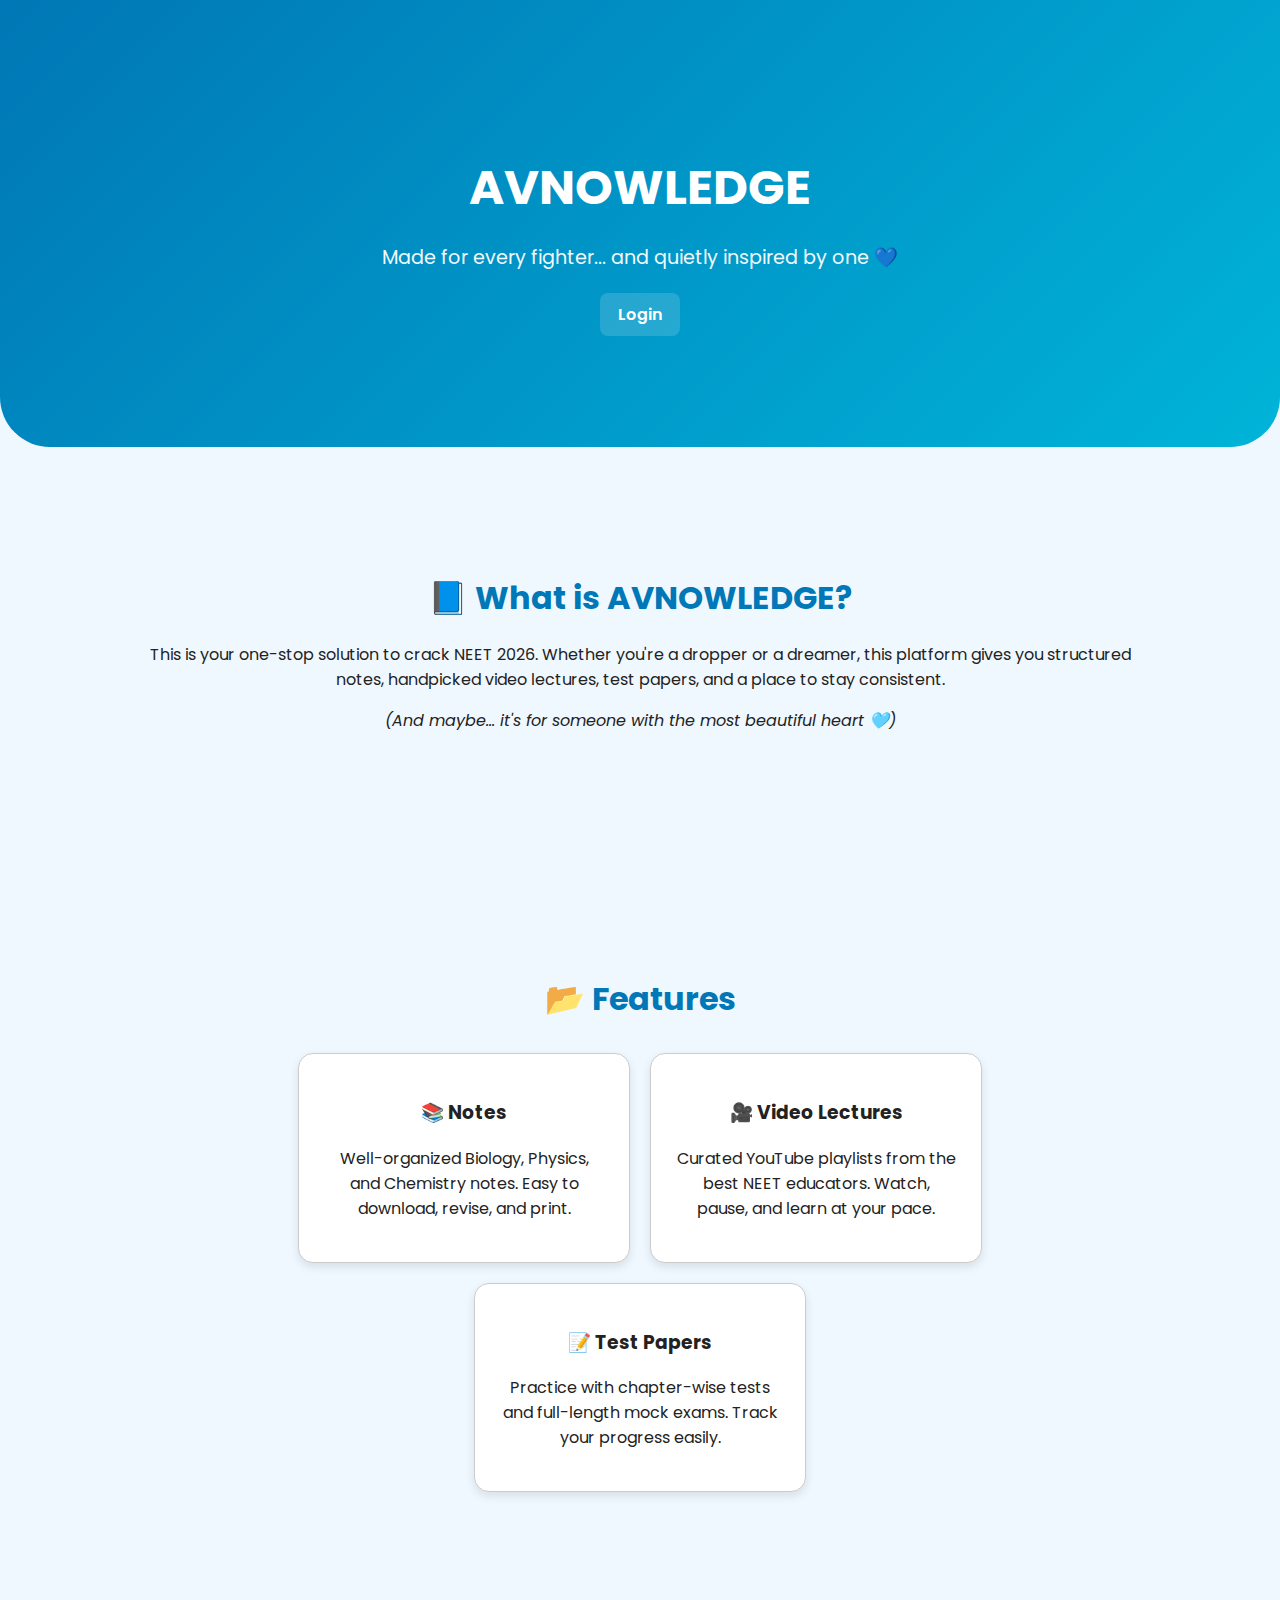
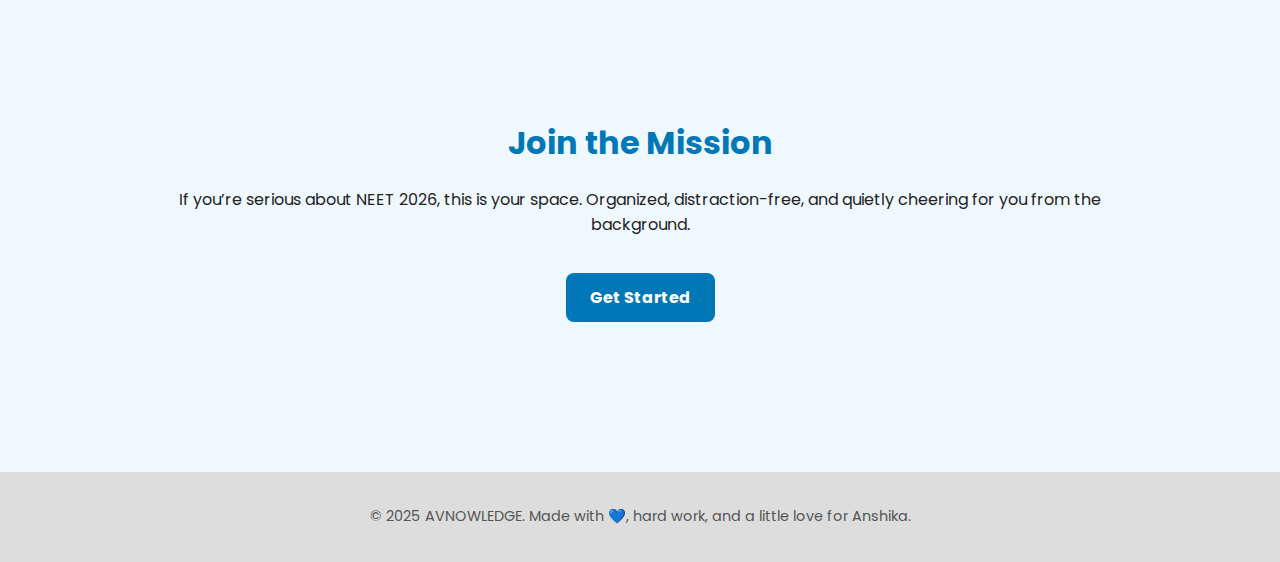
<file: index.html>
<!DOCTYPE html> <!-- Declares the document as an HTML5 file -->

<html lang="en"> <!-- Starts the HTML document and sets language to English -->

<head> <!-- Head section for metadata and linked resources -->

  <meta charset="UTF-8" /> <!-- Sets character encoding to UTF-8 to support all characters -->

  <meta name="viewport" content="width=device-width, initial-scale=1.0" /> 
  <!-- Makes the site responsive on all device widths -->

  <title>AVNOWLEDGE | NEET 2026 Prep</title> <!-- Title of the web page shown in the browser tab -->

  <link rel="stylesheet" href="style.css" /> 
  <!-- Links external CSS file for styling the page -->

  <link href="https://fonts.googleapis.com/css2?family=Poppins:wght@400;600&display=swap" rel="stylesheet">
  <!-- Imports the Poppins font from Google Fonts in weights 400 (normal) and 600 (semi-bold) -->

</head>

<body> <!-- Main visible content starts here -->

  <header class="hero"> <!-- Header section with a hero banner style -->

    <div class="container"> <!-- Container to center and pad the content -->

      <h1>AVNOWLEDGE</h1> <!-- Main site heading -->

      <p>Made for every fighter... and quietly inspired by one 💙</p> 
      <!-- Subheading with emotional tone -->

      <nav> <!-- Navigation bar section -->
        <a href="login.html">Login</a> <!-- Link to the login page -->
      </nav>

    </div> <!-- End of container inside header -->

  </header> <!-- End of header section -->

  <section class="section about"> <!-- Section for 'About' content -->

    <div class="container"> <!-- Container for layout consistency -->

      <h2>📘 What is AVNOWLEDGE?</h2> <!-- Section heading -->

      <p>
        This is your one-stop solution to crack NEET 2026. Whether you're a dropper or a dreamer, this platform gives you structured notes, handpicked video lectures, test papers, and a place to stay consistent.
      </p> 
      <!-- Paragraph describing the purpose of the site -->

      <p style="font-style: italic;">
        (And maybe... it's for someone with the most beautiful heart 🩵)
      </p> 
      <!-- An italic personal note for emotional connection -->

    </div> <!-- End of container inside about section -->

  </section> <!-- End of about section -->

  <section class="section features"> <!-- Section to display main features -->

    <div class="container"> <!-- Container for layout -->

      <h2>📂 Features</h2> <!-- Features section heading -->

      <div class="cards"> <!-- Group of feature cards -->

        <div class="card"> <!-- Individual card for Notes -->
          <h3>📚 Notes</h3> <!-- Card title -->
          <p>Well-organized Biology, Physics, and Chemistry notes. Easy to download, revise, and print.</p>
          <!-- Card description -->
        </div>

        <div class="card"> <!-- Card for Video Lectures -->
          <h3>🎥 Video Lectures</h3> <!-- Card title -->
          <p>Curated YouTube playlists from the best NEET educators. Watch, pause, and learn at your pace.</p>
          <!-- Card description -->
        </div>

        <div class="card"> <!-- Card for Test Papers -->
          <h3>📝 Test Papers</h3> <!-- Card title -->
          <p>Practice with chapter-wise tests and full-length mock exams. Track your progress easily.</p>
          <!-- Card description -->
        </div>

      </div> <!-- End of cards group -->

    </div> <!-- End of container inside features section -->

  </section> <!-- End of features section -->

  <section class="section join"> <!-- Section to invite users to join -->

    <div class="container"> <!-- Container for layout -->

      <h2>Join the Mission</h2> <!-- Section heading -->

      <p>If you’re serious about NEET 2026, this is your space. Organized, distraction-free, and quietly cheering for you from the background.</p>
      <!-- Motivational paragraph -->

      <a href="login.html" class="btn">Get Started</a> 
      <!-- Call-to-action button linking to login page -->

    </div> <!-- End of container inside join section -->

  </section> <!-- End of join section -->

  <footer> <!-- Footer section at the bottom of the page -->
    <p>&copy; 2025 AVNOWLEDGE. Made with 💙, hard work, and a little love for Anshika.</p>
    <!-- Copyright and dedication -->
  </footer> <!-- End of footer -->

</body> <!-- End of body -->

</html> <!-- End of HTML document -->
</file>
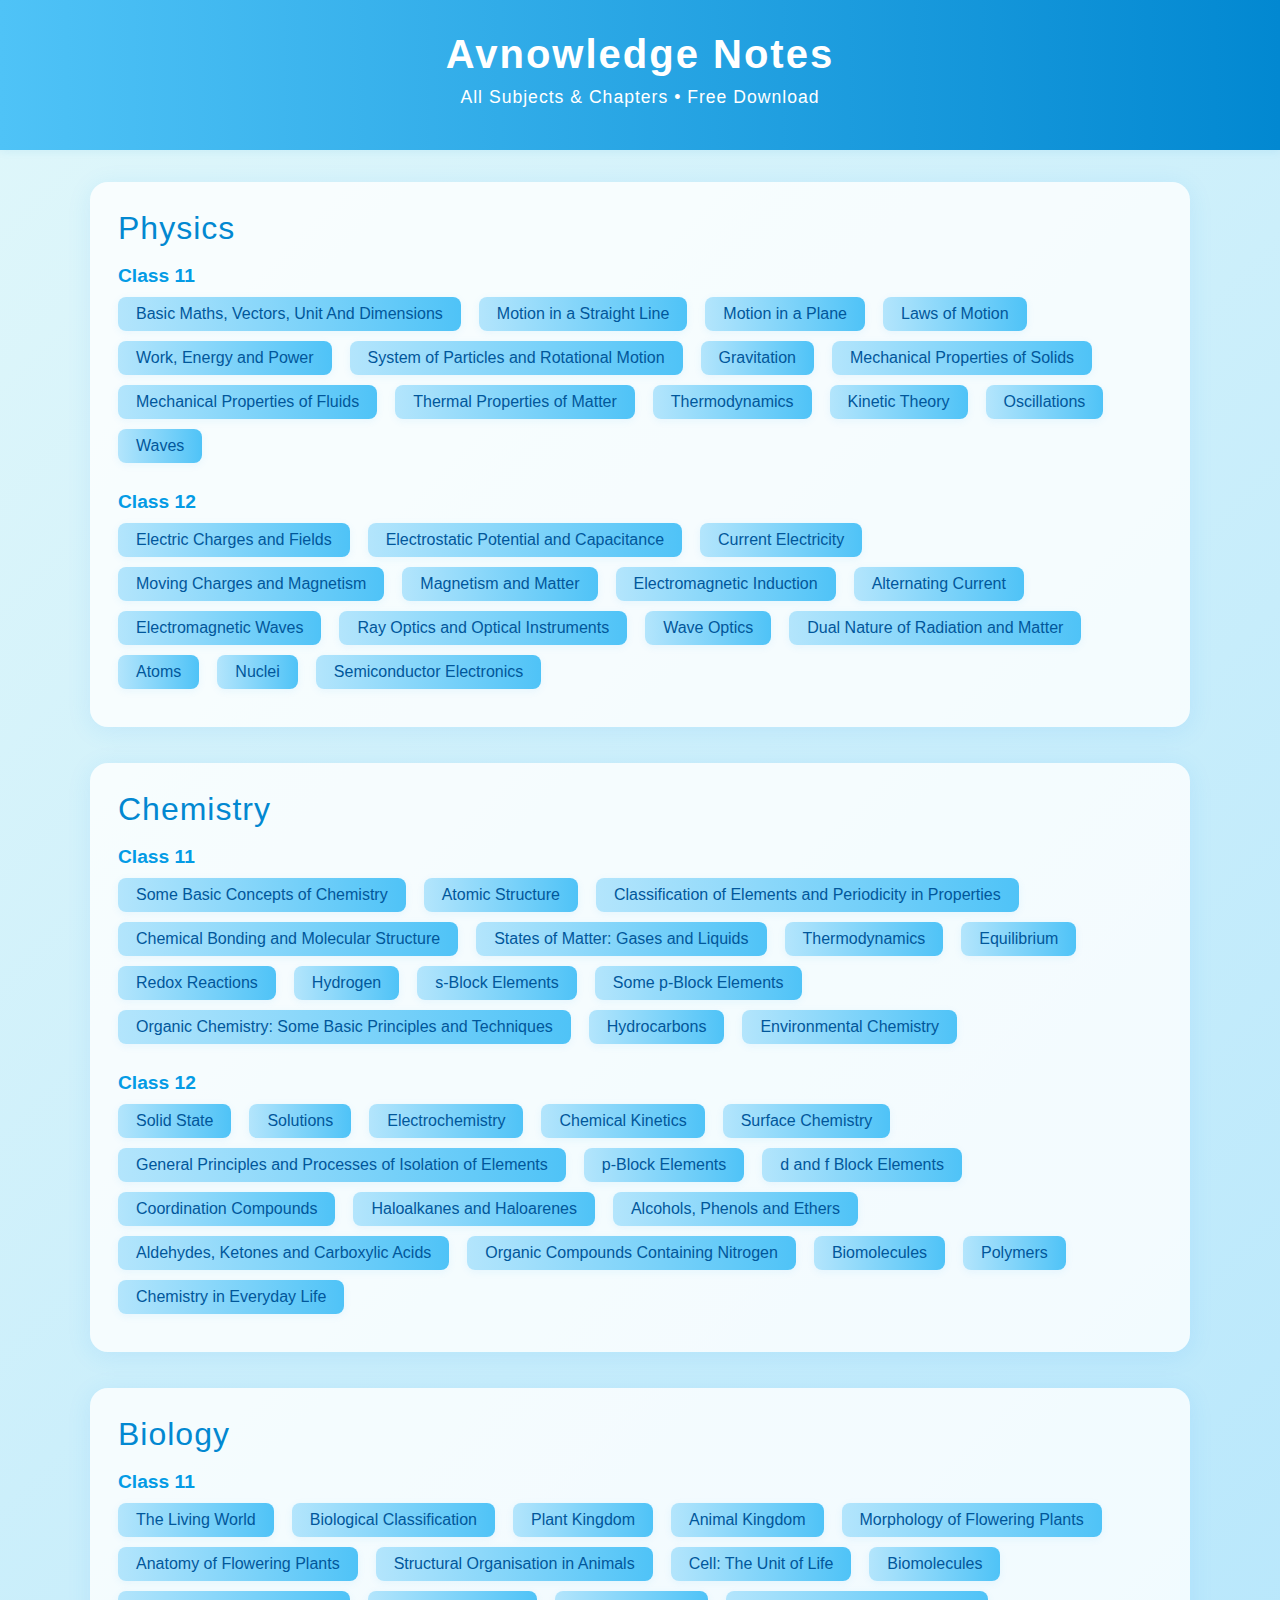
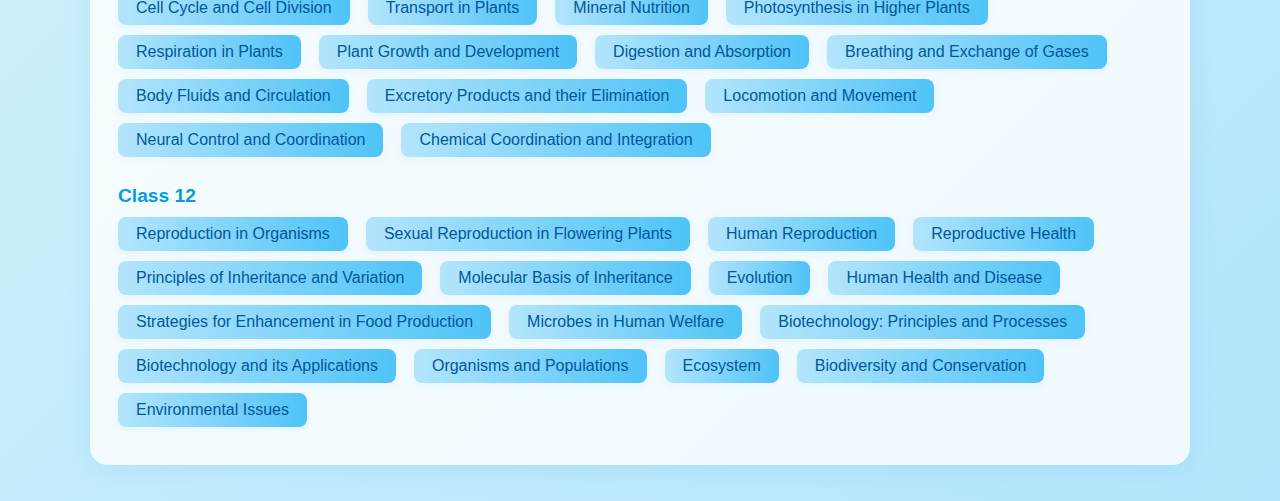
<file: notes.html>
<!DOCTYPE html>
<html lang="en">
<head>
    <meta charset="UTF-8">
    <title>Avnowledge Notes</title>
    <meta name="viewport" content="width=device-width, initial-scale=1">
    <style>
        body {
            margin: 0;
            padding: 0;
            font-family: 'Segoe UI', Arial, sans-serif;
            background: linear-gradient(135deg, #e0f7fa 0%, #b3e5fc 100%);
            min-height: 100vh;
        }
        header {
            background: linear-gradient(90deg, #4fc3f7 0%, #0288d1 100%);
            color: #fff;
            padding: 32px 0 24px 0;
            text-align: center;
            box-shadow: 0 2px 8px rgba(2,136,209,0.08);
        }
        header h1 {
            margin: 0;
            font-size: 2.5rem;
            letter-spacing: 2px;
        }
        .container {
            max-width: 1100px;
            margin: 32px auto;
            padding: 0 16px;
        }
        .subject-card {
            background: #ffffffcc;
            border-radius: 18px;
            box-shadow: 0 4px 24px rgba(33,150,243,0.10);
            margin-bottom: 36px;
            padding: 28px 28px 18px 28px;
            transition: box-shadow 0.2s;
        }
        .subject-card:hover {
            box-shadow: 0 8px 32px rgba(33,150,243,0.18);
        }
        .subject-title {
            color: #0288d1;
            font-size: 2rem;
            margin-bottom: 10px;
            letter-spacing: 1px;
        }
        .class-title {
            color: #039be5;
            font-size: 1.2rem;
            margin: 18px 0 10px 0;
            font-weight: 600;
        }
        ul.chapter-list {
            list-style: none;
            padding: 0;
            margin: 0 0 10px 0;
            display: flex;
            flex-wrap: wrap;
        }
        ul.chapter-list li {
            margin: 0 18px 10px 0;
            padding: 0;
        }
        a.chapter-link {
            display: inline-block;
            background: linear-gradient(90deg, #b3e5fc 0%, #4fc3f7 100%);
            color: #01579b;
            text-decoration: none;
            padding: 8px 18px;
            border-radius: 8px;
            font-weight: 500;
            box-shadow: 0 2px 8px rgba(33,150,243,0.07);
            transition: background 0.2s, color 0.2s, transform 0.2s;
        }
        a.chapter-link:hover {
            background: linear-gradient(90deg, #4fc3f7 0%, #0288d1 100%);
            color: #fff;
            transform: translateY(-2px) scale(1.04);
        }
        @media (max-width: 700px) {
            .container { padding: 0 4px; }
            .subject-card { padding: 16px 8px 10px 8px; }
            .subject-title { font-size: 1.3rem; }
            ul.chapter-list li { margin: 0 8px 8px 0; }
            a.chapter-link { padding: 7px 10px; font-size: 0.98rem; }
        }
    </style>
</head>
<body>
    <header>
        <h1>Avnowledge Notes</h1>
        <p style="font-size:1.1rem; margin-top:10px; letter-spacing:1px;">All Subjects & Chapters • Free Download</p>
    </header>
    <div class="container">

        <!-- Physics -->
        <div class="subject-card">
            <div class="subject-title">Physics</div>
            <div class="class-title">Class 11</div>
            <ul class="chapter-list">
                <li><a class="chapter-link" href="notes/physics/Basic Maths, Vectors, Unit And Dimensions.pdf" target="_blank">Basic Maths, Vectors, Unit And Dimensions</a></li>
                <li><a class="chapter-link" href="notes/physics/motion-in-a-straight-line.pdf" target="_blank">Motion in a Straight Line</a></li>
                <li><a class="chapter-link" href="notes/physics/motion-in-a-plane.pdf" target="_blank">Motion in a Plane</a></li>
                <li><a class="chapter-link" href="notes/physics/laws-of-motion.pdf" target="_blank">Laws of Motion</a></li>
                <li><a class="chapter-link" href="notes/physics/work-energy-and-power.pdf" target="_blank">Work, Energy and Power</a></li>
                <li><a class="chapter-link" href="notes/physics/system-of-particles-and-rotational-motion.pdf" target="_blank">System of Particles and Rotational Motion</a></li>
                <li><a class="chapter-link" href="notes/physics/gravitation.pdf" target="_blank">Gravitation</a></li>
                <li><a class="chapter-link" href="notes/physics/mechanical-properties-of-solids.pdf" target="_blank">Mechanical Properties of Solids</a></li>
                <li><a class="chapter-link" href="notes/physics/mechanical-properties-of-fluids.pdf" target="_blank">Mechanical Properties of Fluids</a></li>
                <li><a class="chapter-link" href="notes/physics/thermal-properties-of-matter.pdf" target="_blank">Thermal Properties of Matter</a></li>
                <li><a class="chapter-link" href="notes/physics/thermodynamics.pdf" target="_blank">Thermodynamics</a></li>
                <li><a class="chapter-link" href="notes/physics/kinetic-theory.pdf" target="_blank">Kinetic Theory</a></li>
                <li><a class="chapter-link" href="notes/physics/oscillations.pdf" target="_blank">Oscillations</a></li>
                <li><a class="chapter-link" href="notes/physics/waves.pdf" target="_blank">Waves</a></li>
            </ul>
            <div class="class-title">Class 12</div>
            <ul class="chapter-list">
                <li><a class="chapter-link" href="notes/physics/electric-charges-and-fields.pdf" target="_blank">Electric Charges and Fields</a></li>
                <li><a class="chapter-link" href="notes/physics/electrostatic-potential-and-capacitance.pdf" target="_blank">Electrostatic Potential and Capacitance</a></li>
                <li><a class="chapter-link" href="notes/physics/current-electricity.pdf" target="_blank">Current Electricity</a></li>
                <li><a class="chapter-link" href="notes/physics/moving-charges-and-magnetism.pdf" target="_blank">Moving Charges and Magnetism</a></li>
                <li><a class="chapter-link" href="notes/physics/magnetism-and-matter.pdf" target="_blank">Magnetism and Matter</a></li>
                <li><a class="chapter-link" href="notes/physics/electromagnetic-induction.pdf" target="_blank">Electromagnetic Induction</a></li>
                <li><a class="chapter-link" href="notes/physics/alternating-current.pdf" target="_blank">Alternating Current</a></li>
                <li><a class="chapter-link" href="notes/physics/electromagnetic-waves.pdf" target="_blank">Electromagnetic Waves</a></li>
                <li><a class="chapter-link" href="notes/physics/optics.pdf" target="_blank">Ray Optics and Optical Instruments</a></li>
                <li><a class="chapter-link" href="notes/physics/wave-optics.pdf" target="_blank">Wave Optics</a></li>
                <li><a class="chapter-link" href="notes/physics/dual-nature-of-radiation-and-matter.pdf" target="_blank">Dual Nature of Radiation and Matter</a></li>
                <li><a class="chapter-link" href="notes/physics/atoms.pdf" target="_blank">Atoms</a></li>
                <li><a class="chapter-link" href="notes/physics/nuclei.pdf" target="_blank">Nuclei</a></li>
                <li><a class="chapter-link" href="notes/physics/semiconductor-electronics.pdf" target="_blank">Semiconductor Electronics</a></li>
            </ul>
        </div>

        <!-- Chemistry -->
        <div class="subject-card">
            <div class="subject-title">Chemistry</div>
            <div class="class-title">Class 11</div>
            <ul class="chapter-list">
                <li><a class="chapter-link" href="notes/chemistry/some-basic-concepts-of-chemistry.pdf" target="_blank">Some Basic Concepts of Chemistry</a></li>
                <li><a class="chapter-link" href="Atomic structure.pdf" target="_blank">Atomic Structure</a></li>
                <li><a class="chapter-link" href="notes/chemistry/classification-of-elements-and-periodicity.pdf" target="_blank">Classification of Elements and Periodicity in Properties</a></li>
                <li><a class="chapter-link" href="notes/chemistry/chemical-bonding-and-molecular-structure.pdf" target="_blank">Chemical Bonding and Molecular Structure</a></li>
                <li><a class="chapter-link" href="notes/chemistry/states-of-matter.pdf" target="_blank">States of Matter: Gases and Liquids</a></li>
                <li><a class="chapter-link" href="notes/chemistry/thermodynamics.pdf" target="_blank">Thermodynamics</a></li>
                <li><a class="chapter-link" href="notes/chemistry/equilibrium.pdf" target="_blank">Equilibrium</a></li>
                <li><a class="chapter-link" href="notes/chemistry/redox-reactions.pdf" target="_blank">Redox Reactions</a></li>
                <li><a class="chapter-link" href="notes/chemistry/hydrogen.pdf" target="_blank">Hydrogen</a></li>
                <li><a class="chapter-link" href="notes/chemistry/s-block-elements.pdf" target="_blank">s-Block Elements</a></li>
                <li><a class="chapter-link" href="notes/chemistry/some-p-block-elements.pdf" target="_blank">Some p-Block Elements</a></li>
                <li><a class="chapter-link" href="notes/chemistry/organic-chemistry-some-basic-principles.pdf" target="_blank">Organic Chemistry: Some Basic Principles and Techniques</a></li>
                <li><a class="chapter-link" href="notes/chemistry/hydrocarbons.pdf" target="_blank">Hydrocarbons</a></li>
                <li><a class="chapter-link" href="notes/chemistry/environmental-chemistry.pdf" target="_blank">Environmental Chemistry</a></li>
            </ul>
            <div class="class-title">Class 12</div>
            <ul class="chapter-list">
                <li><a class="chapter-link" href="notes/chemistry/solid-state.pdf" target="_blank">Solid State</a></li>
                <li><a class="chapter-link" href="notes/chemistry/solutions.pdf" target="_blank">Solutions</a></li>
                <li><a class="chapter-link" href="notes/chemistry/electrochemistry.pdf" target="_blank">Electrochemistry</a></li>
                <li><a class="chapter-link" href="notes/chemistry/chemical-kinetics.pdf" target="_blank">Chemical Kinetics</a></li>
                <li><a class="chapter-link" href="notes/chemistry/surface-chemistry.pdf" target="_blank">Surface Chemistry</a></li>
                <li><a class="chapter-link" href="notes/chemistry/general-principles-and-processes-of-isolation-of-elements.pdf" target="_blank">General Principles and Processes of Isolation of Elements</a></li>
                <li><a class="chapter-link" href="notes/chemistry/p-block-elements.pdf" target="_blank">p-Block Elements</a></li>
                <li><a class="chapter-link" href="notes/chemistry/d-and-f-block-elements.pdf" target="_blank">d and f Block Elements</a></li>
                <li><a class="chapter-link" href="notes/chemistry/coordination-compounds.pdf" target="_blank">Coordination Compounds</a></li>
                <li><a class="chapter-link" href="notes/chemistry/haloalkanes-and-haloarenes.pdf" target="_blank">Haloalkanes and Haloarenes</a></li>
                <li><a class="chapter-link" href="notes/chemistry/alcohols-phenols-and-ethers.pdf" target="_blank">Alcohols, Phenols and Ethers</a></li>
                <li><a class="chapter-link" href="notes/chemistry/aldehydes-ketones-and-carboxylic-acids.pdf" target="_blank">Aldehydes, Ketones and Carboxylic Acids</a></li>
                <li><a class="chapter-link" href="notes/chemistry/organic-compounds-containing-nitrogen.pdf" target="_blank">Organic Compounds Containing Nitrogen</a></li>
                <li><a class="chapter-link" href="notes/chemistry/biomolecules.pdf" target="_blank">Biomolecules</a></li>
                <li><a class="chapter-link" href="notes/chemistry/polymers.pdf" target="_blank">Polymers</a></li>
                <li><a class="chapter-link" href="notes/chemistry/chemistry-in-everyday-life.pdf" target="_blank">Chemistry in Everyday Life</a></li>
            </ul>
        </div>

        <!-- Biology -->
        <div class="subject-card">
            <div class="subject-title">Biology</div>
            <div class="class-title">Class 11</div>
            <ul class="chapter-list">
                <li><a class="chapter-link" href="notes/biology/the-living-world.pdf" target="_blank">The Living World</a></li>
                <li><a class="chapter-link" href="notes/biology/biological-classification.pdf" target="_blank">Biological Classification</a></li>
                <li><a class="chapter-link" href="notes/biology/plant-kingdom.pdf" target="_blank">Plant Kingdom</a></li>
                <li><a class="chapter-link" href="notes/biology/animal-kingdom.pdf" target="_blank">Animal Kingdom</a></li>
                <li><a class="chapter-link" href="notes/biology/morphology-of-flowering-plants.pdf" target="_blank">Morphology of Flowering Plants</a></li>
                <li><a class="chapter-link" href="notes/biology/anatomy-of-flowering-plants.pdf" target="_blank">Anatomy of Flowering Plants</a></li>
                <li><a class="chapter-link" href="notes/biology/structural-organisation-in-animals.pdf" target="_blank">Structural Organisation in Animals</a></li>
                <li><a class="chapter-link" href="notes/biology/cell-the-unit-of-life.pdf" target="_blank">Cell: The Unit of Life</a></li>
                <li><a class="chapter-link" href="notes/biology/biomolecules.pdf" target="_blank">Biomolecules</a></li>
                <li><a class="chapter-link" href="notes/biology/cell-cycle-and-cell-division.pdf" target="_blank">Cell Cycle and Cell Division</a></li>
                <li><a class="chapter-link" href="notes/biology/transport-in-plants.pdf" target="_blank">Transport in Plants</a></li>
                <li><a class="chapter-link" href="notes/biology/mineral-nutrition.pdf" target="_blank">Mineral Nutrition</a></li>
                <li><a class="chapter-link" href="notes/biology/photosynthesis-in-higher-plants.pdf" target="_blank">Photosynthesis in Higher Plants</a></li>
                <li><a class="chapter-link" href="notes/biology/respiration-in-plants.pdf" target="_blank">Respiration in Plants</a></li>
                <li><a class="chapter-link" href="notes/biology/plant-growth-and-development.pdf" target="_blank">Plant Growth and Development</a></li>
                <li><a class="chapter-link" href="notes/biology/digestion-and-absorption.pdf" target="_blank">Digestion and Absorption</a></li>
                <li><a class="chapter-link" href="notes/biology/breathing-and-exchange-of-gases.pdf" target="_blank">Breathing and Exchange of Gases</a></li>
                <li><a class="chapter-link" href="notes/biology/body-fluids-and-circulation.pdf" target="_blank">Body Fluids and Circulation</a></li>
                <li><a class="chapter-link" href="notes/biology/excretory-products-and-their-elimination.pdf" target="_blank">Excretory Products and their Elimination</a></li>
                <li><a class="chapter-link" href="notes/biology/locomotion-and-movement.pdf" target="_blank">Locomotion and Movement</a></li>
                <li><a class="chapter-link" href="notes/biology/neural-control-and-coordination.pdf" target="_blank">Neural Control and Coordination</a></li>
                <li><a class="chapter-link" href="notes/biology/chemical-coordination-and-integration.pdf" target="_blank">Chemical Coordination and Integration</a></li>
            </ul>
            <div class="class-title">Class 12</div>
            <ul class="chapter-list">
                <li><a class="chapter-link" href="notes/biology/reproduction-in-organisms.pdf" target="_blank">Reproduction in Organisms</a></li>
                <li><a class="chapter-link" href="notes/biology/sexual-reproduction-in-flowering-plants.pdf" target="_blank">Sexual Reproduction in Flowering Plants</a></li>
                <li><a class="chapter-link" href="notes/biology/human-reproduction.pdf" target="_blank">Human Reproduction</a></li>
                <li><a class="chapter-link" href="notes/biology/reproductive-health.pdf" target="_blank">Reproductive Health</a></li>
                <li><a class="chapter-link" href="notes/biology/principles-of-inheritance-and-variation.pdf" target="_blank">Principles of Inheritance and Variation</a></li>
                <li><a class="chapter-link" href="notes/biology/molecular-basis-of-inheritance.pdf" target="_blank">Molecular Basis of Inheritance</a></li>
                <li><a class="chapter-link" href="notes/biology/evolution.pdf" target="_blank">Evolution</a></li>
                <li><a class="chapter-link" href="notes/biology/human-health-and-disease.pdf" target="_blank">Human Health and Disease</a></li>
                <li><a class="chapter-link" href="notes/biology/strategies-for-enhancement-in-food-production.pdf" target="_blank">Strategies for Enhancement in Food Production</a></li>
                <li><a class="chapter-link" href="notes/biology/microbes-in-human-welfare.pdf" target="_blank">Microbes in Human Welfare</a></li>
                <li><a class="chapter-link" href="notes/biology/biotechnology-principles-and-processes.pdf" target="_blank">Biotechnology: Principles and Processes</a></li>
                <li><a class="chapter-link" href="notes/biology/biotechnology-and-its-applications.pdf" target="_blank">Biotechnology and its Applications</a></li>
                <li><a class="chapter-link" href="notes/biology/organisms-and-populations.pdf" target="_blank">Organisms and Populations</a></li>
                <li><a class="chapter-link" href="notes/biology/ecosystem.pdf" target="_blank">Ecosystem</a></li>
                <li><a class="chapter-link" href="notes/biology/biodiversity-and-conservation.pdf" target="_blank">Biodiversity and Conservation</a></li>
                <li><a class="chapter-link" href="notes/biology/environmental-issues.pdf" target="_blank">Environmental Issues</a></li>
            </ul>
        </div>
    </div>
</body>
</html>
</file>
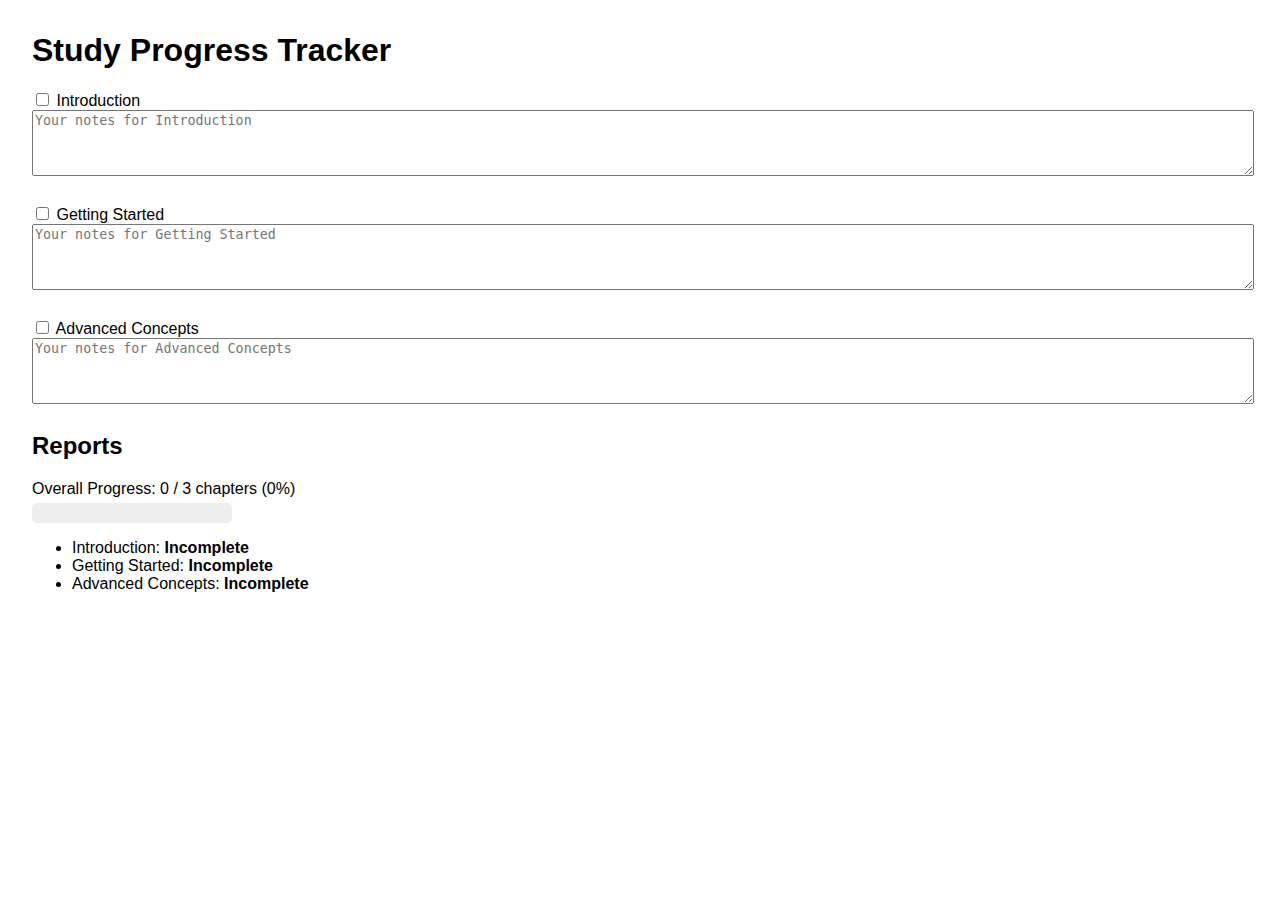
<file: tracker.html>
<!DOCTYPE html>
<html lang="en">
<head>
  <meta charset="UTF-8">
  <title>Study Progress Tracker</title>
  <style>
    body { font-family: Arial, sans-serif; margin: 2em; }
    .chapter { margin-bottom: 1.5em; }
    .report-bar { background: #eee; border-radius: 5px; overflow: hidden; width: 200px; height: 20px; margin-top: 5px;}
    .report-bar-inner { background: #4caf50; height: 100%; }
    .notes { width: 100%; min-height: 60px; }
  </style>
</head>
<body>
  <h1>Study Progress Tracker</h1>

  <div id="chapters"></div>

  <h2>Reports</h2>
  <div id="report"></div>

  <script>
   
    const chapters = [
      { id: 'ch1', name: 'Introduction' },
      { id: 'ch2', name: 'Getting Started' },
      { id: 'ch3', name: 'Advanced Concepts' }
    ];

    function loadProgress() {
      return JSON.parse(localStorage.getItem('progress')) || {};
    }
    function saveProgress(progress) {
      localStorage.setItem('progress', JSON.stringify(progress));
    }
    function loadNotes(chapterId) {
      return localStorage.getItem('notes_' + chapterId) || '';
    }
    function saveNotes(chapterId, content) {
      localStorage.setItem('notes_' + chapterId, content);
    }

    
    function renderChapters() {
      const progress = loadProgress();
      const container = document.getElementById('chapters');
      container.innerHTML = '';
      chapters.forEach(ch => {
        const div = document.createElement('div');
        div.className = 'chapter';

       
        const checkbox = document.createElement('input');
        checkbox.type = 'checkbox';
        checkbox.checked = !!progress[ch.id];
        checkbox.onchange = () => {
          progress[ch.id] = checkbox.checked;
          saveProgress(progress);
          renderReport();
        };

        const notes = document.createElement('textarea');
        notes.className = 'notes';
        notes.value = loadNotes(ch.id);
        notes.placeholder = 'Your notes for ' + ch.name;
        notes.oninput = () => saveNotes(ch.id, notes.value);

        div.appendChild(checkbox);
        div.appendChild(document.createTextNode(' ' + ch.name));
        div.appendChild(document.createElement('br'));
        div.appendChild(notes);
        container.appendChild(div);
      });
    }

    function renderReport() {
      const progress = loadProgress();
      const report = document.getElementById('report');
      let completed = 0;
      chapters.forEach(ch => { if (progress[ch.id]) completed++; });
      const total = chapters.length;
      const percent = Math.round((completed / total) * 100);

     
      report.innerHTML = `<div>Overall Progress: ${completed} / ${total} chapters (${percent}%)</div>
        <div class="report-bar"><div class="report-bar-inner" style="width:${percent}%"></div></div>
        <ul>` +
        chapters.map(ch =>
          `<li>${ch.name}: <b>${progress[ch.id] ? 'Completed' : 'Incomplete'}</b></li>`
        ).join('') +
        `</ul>`;
    }

   
    renderChapters();
    renderReport();
  </script>
</body>
</html>
</file>
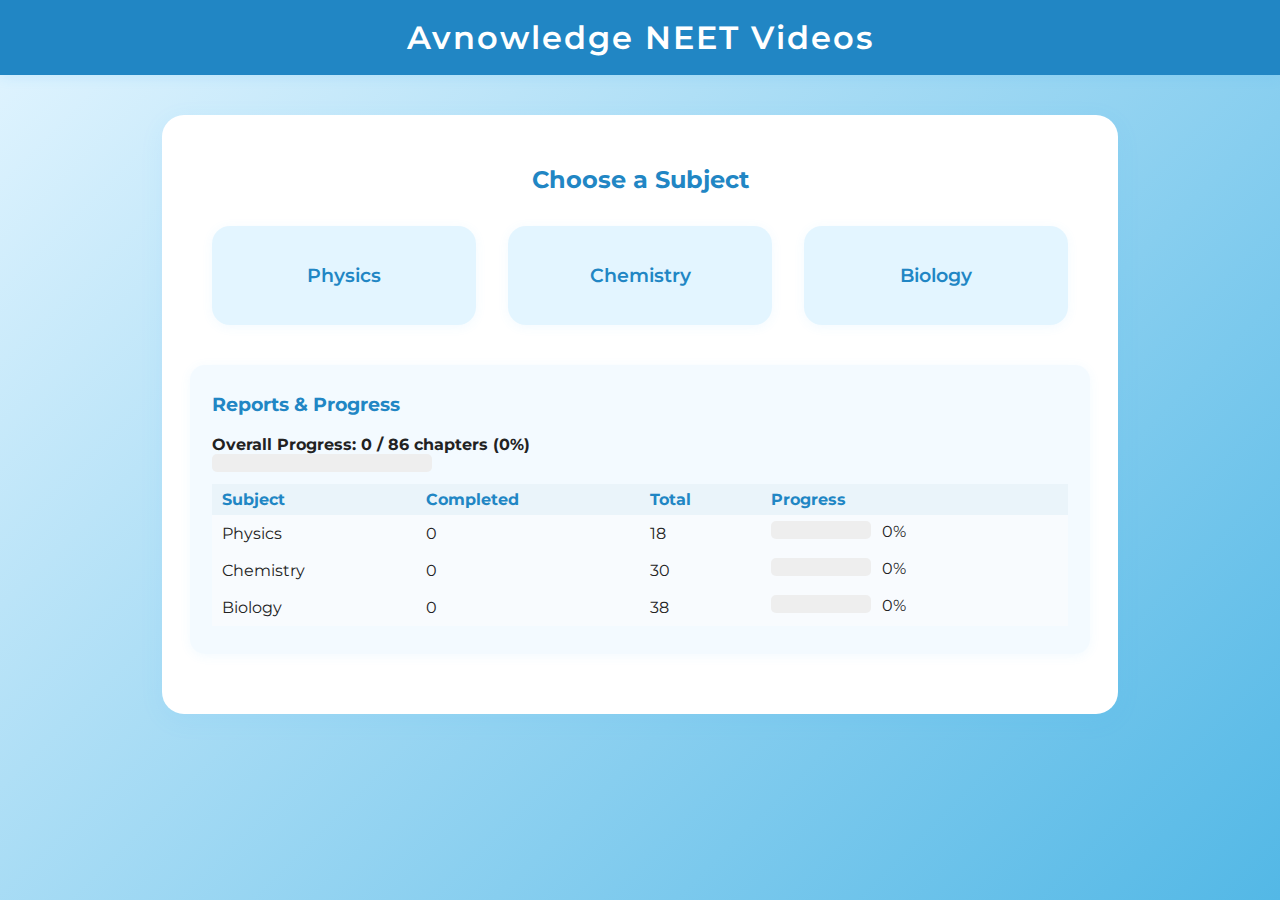
<file: videos.html>
<!DOCTYPE html>
<html lang="en">
<head>
    <meta charset="UTF-8">
    <meta name="viewport" content="width=device-width, initial-scale=1.0">
    <title>Avnowledge NEET Preparation - Videos</title>
    <link href="https://fonts.googleapis.com/css?family=Montserrat:600,400&display=swap" rel="stylesheet">
    <style>
        :root {
            --sky-blue: #53b8e6;
            --sky-blue-light: #e3f5ff;
            --sky-blue-dark: #2186c4;
            --white: #fff;
            --text: #222;
            --shadow: 0 6px 24px rgba(70, 180, 255, 0.08);
        }

        body {
            margin: 0;
            background: linear-gradient(135deg, var(--sky-blue-light), var(--sky-blue));
            font-family: 'Montserrat', Arial, sans-serif;
            color: var(--text);
            min-height: 100vh;
        }

        header {
            background: var(--sky-blue-dark);
            color: var(--white);
            padding: 18px 0;
            text-align: center;
            font-size: 2rem;
            letter-spacing: 2px;
            font-weight: 600;
            box-shadow: 0 2px 12px rgba(70,180,255,0.15);
        }

        .container {
            max-width: 900px;
            margin: 40px auto;
            background: var(--white);
            border-radius: 22px;
            box-shadow: var(--shadow);
            padding: 30px 28px 60px 28px;
        }

        .subject-list, .chapter-list {
            display: flex;
            gap: 32px;
            justify-content: center;
            flex-wrap: wrap;
            margin: 32px 0;
        }

        .subject-card, .chapter-card {
            background: var(--sky-blue-light);
            border-radius: 18px;
            box-shadow: 0 2px 12px rgba(70, 180, 255, 0.07);
            padding: 36px 40px;
            min-width: 180px;
            text-align: center;
            cursor: pointer;
            transition: transform 0.12s, box-shadow 0.12s;
            font-size: 1.18rem;
            font-weight: 600;
            color: var(--sky-blue-dark);
            border: 2px solid transparent;
        }
        .subject-card:hover, .chapter-card:hover {
            transform: translateY(-4px) scale(1.04);
            box-shadow: 0 8px 28px rgba(70,180,255,0.13);
            background: var(--sky-blue);
            color: var(--white);
            border: 2px solid var(--sky-blue-dark);
        }

        .back-btn {
            background: none;
            border: none;
            color: var(--sky-blue-dark);
            font-size: 1.05rem;
            font-weight: 600;
            margin-bottom: 15px;
            cursor: pointer;
            transition: color 0.13s;
        }
        .back-btn:hover { color: var(--sky-blue); text-decoration: underline; }

        .video-page {
            display: flex;
            flex-wrap: wrap;
            gap: 30px;
            margin-top: 0;
        }

        .video-area {
            flex: 1 1 350px;
            max-width: 520px;
        }
        .video-area video {
            width: 100%;
            border-radius: 12px;
            box-shadow: var(--shadow);
            margin-bottom: 17px;
        }

        .progress-section {
            margin-top: 8px;
        }
        .progress-label {
            font-size: 0.98rem;
            margin-bottom: 7px;
            color: var(--sky-blue-dark);
        }
        .progress-bar {
            width: 100%;
            background: var(--sky-blue-light);
            border-radius: 14px;
            overflow: hidden;
            height: 12px;
        }
        .progress-bar-inner {
            background: linear-gradient(90deg, var(--sky-blue), var(--sky-blue-dark));
            height: 100%;
            width: 0;
            transition: width .25s;
            border-radius: 14px 0 0 14px;
        }

        .notes-area {
            flex: 1 1 220px;
            background: #f9fbfe;
            border-radius: 12px;
            box-shadow: 0 2px 8px rgba(70, 180, 255, 0.05);
            padding: 22px 20px;
            min-width: 200px;
            max-height: 410px;
            overflow-y: auto;
        }
        .notes-area h3 {
            margin-top: 0;
            color: var(--sky-blue-dark);
            margin-bottom: 13px;
            font-size: 1.15rem;
            font-weight: 600;
        }
        .notes-area ul {
            margin: 0;
            padding-left: 20px;
        }
        .notes-textarea {
            width: 100%;
            min-height: 70px;
            border-radius: 8px;
            border: 1px solid #b6d2ea;
            padding: 8px;
            font-family: inherit;
            font-size: 1rem;
            margin-bottom: 10px;
            resize: vertical;
            background: #fff;
            box-sizing: border-box;
        }
        .notes-save-btn {
            background: var(--sky-blue-dark);
            color: var(--white);
            border: none;
            padding: 7px 16px;
            border-radius: 7px;
            font-weight: 600;
            cursor: pointer;
            margin-bottom: 12px;
        }
        .notes-save-btn:active {
            background: var(--sky-blue);
        }
        .notes-saved-indicator {
            color: #43b66a;
            font-size: 0.93em;
            margin-left: 11px;
            transition: opacity 0.25s;
        }

        .reports-section {
            margin-top: 40px;
            background: #f3faff;
            border-radius: 15px;
            padding: 28px 22px;
            box-shadow: 0 2px 12px rgba(70,180,255,0.07);
        }
        .report-bar {
            background: #eee;
            border-radius: 5px;
            overflow: hidden;
            width: 220px;
            height: 18px;
            margin-bottom: 7px;
        }
        .report-bar-inner {
            background: #4caf50;
            height: 100%;
            transition: width .3s;
        }
        .report-table {
            width: 100%;
            border-collapse: collapse;
            margin-top: 12px;
        }
        .report-table th, .report-table td {
            padding: 6px 10px;
            text-align: left;
        }
        .report-table th {
            background: #eaf4fa;
            color: #2186c4;
        }
        .report-table td {
            background: #f8fbfe;
        }
        @media (max-width: 800px) {
            .container { padding: 14px 5px 30px 5px; }
            .video-page { flex-direction: column; gap: 16px; }
            .report-bar { width: 100%; }
        }
    </style>
</head>
<body>
    <header>Avnowledge NEET Videos</header>
    <div class="container" id="main-content">
        
    </div>
    <script>
      
        const chapters = {
            Physics: [
                "Physical World & Measurement",
                "Kinematics",
                "Laws of Motion",
                "Work, Energy & Power",
                "System of Particles & Rotational Motion",
                "Gravitation",
                "Properties of Bulk Matter",
                "Thermodynamics",
                "Oscillations & Waves",
                "Electrostatics",
                "Current Electricity",
                "Magnetic Effects of Current & Magnetism",
                "Electromagnetic Induction & Alternating Currents",
                "Electromagnetic Waves",
                "Optics",
                "Dual Nature of Radiation & Matter",
                "Atoms & Nuclei",
                "Electronic Devices"
            ],
            Chemistry: [
                "Some Basic Concepts of Chemistry",
                "Structure of Atom",
                "Classification of Elements & Periodicity",
                "Chemical Bonding & Molecular Structure",
                "States of Matter: Gases & Liquids",
                "Thermodynamics",
                "Equilibrium",
                "Redox Reactions",
                "Hydrogen",
                "s-Block Element (Alkali & Alkaline earth metals)",
                "Some p-Block Elements",
                "Organic Chemistry: Basic Principles & Techniques",
                "Hydrocarbons",
                "Environmental Chemistry",
                "Solid State",
                "Solutions",
                "Electrochemistry",
                "Chemical Kinetics",
                "Surface Chemistry",
                "General Principles & Processes of Isolation of Elements",
                "p-Block Elements",
                "d- and f-Block Elements",
                "Coordination Compounds",
                "Haloalkanes & Haloarenes",
                "Alcohols, Phenols & Ethers",
                "Aldehydes, Ketones & Carboxylic Acids",
                "Organic Compounds Containing Nitrogen",
                "Biomolecules",
                "Polymers",
                "Chemistry in Everyday Life"
            ],
            Biology: [
                "The Living World",
                "Biological Classification",
                "Plant Kingdom",
                "Animal Kingdom",
                "Morphology of Flowering Plants",
                "Anatomy of Flowering Plants",
                "Structural Organisation in Animals",
                "Cell: The Unit of Life",
                "Biomolecules",
                "Cell Cycle & Cell Division",
                "Transport in Plants",
                "Mineral Nutrition",
                "Photosynthesis in Higher Plants",
                "Respiration in Plants",
                "Plant - Growth & Development",
                "Digestion & Absorption",
                "Breathing & Exchange of Gases",
                "Body Fluids & Circulation",
                "Excretory Products & Their Elimination",
                "Locomotion & Movement",
                "Neural Control & Coordination",
                "Chemical Coordination & Integration",
                "Reproduction in Organisms",
                "Sexual Reproduction in Flowering Plants",
                "Human Reproduction",
                "Reproductive Health",
                "Principles of Inheritance & Variation",
                "Molecular Basis of Inheritance",
                "Evolution",
                "Human Health & Diseases",
                "Strategies for Enhancement in Food Production",
                "Microbes in Human Welfare",
                "Biotechnology: Principles & Processes",
                "Biotechnology & Its Applications",
                "Organisms & Populations",
                "Ecosystem",
                "Biodiversity & Conservation",
                "Environmental Issues"
            ]
        };


        const sampleNotes = [
            "Key concepts are highlighted in the video.",
            "Remember important formulas and their derivations.",
            "Review previous year NEET questions for this chapter.",
            "Pay attention to diagrams and their labeling.",
            "Practice all solved and unsolved examples."
        ];

        function getProgressKey(subject, chapter) {
            return `avnowledge_progress_${subject}_${chapter}`;
        }
        function getChapterProgress(subject, chapter) {
            return parseInt(localStorage.getItem(getProgressKey(subject, chapter)) || "0", 10);
        }
        function setChapterProgress(subject, chapter, percent) {
            localStorage.setItem(getProgressKey(subject, chapter), percent);
        }

       
        function getNotesKey(subject, chapter) {
            return `avnowledge_notes_${subject}_${chapter}`;
        }
        function getChapterNotes(subject, chapter) {
            return localStorage.getItem(getNotesKey(subject, chapter)) || "";
        }
        function setChapterNotes(subject, chapter, notes) {
            localStorage.setItem(getNotesKey(subject, chapter), notes);
        }

      
        function getProgressReport() {
            const report = {};
            let grandTotal = 0, grandCompleted = 0;
            for (const subject of Object.keys(chapters)) {
                const subjChaps = chapters[subject];
                let completed = 0;
                for (const chap of subjChaps) {
                    if (getChapterProgress(subject, chap) >= 100) completed++;
                }
                report[subject] = {
                    total: subjChaps.length,
                    completed,
                    percent: Math.round((completed / subjChaps.length) * 100)
                };
                grandTotal += subjChaps.length;
                grandCompleted += completed;
            }
            report.overall = {
                percent: Math.round((grandCompleted / grandTotal) * 100),
                completed: grandCompleted,
                total: grandTotal
            };
            return report;
        }

  
        const main = document.getElementById('main-content');

        function renderSubjects() {
            main.innerHTML = `
                <h2 style="text-align:center;color:var(--sky-blue-dark);margin-bottom:13px;">Choose a Subject</h2>
                <div class="subject-list">
                    ${Object.keys(chapters).map(subj => `
                        <div class="subject-card" onclick="chooseSubject('${subj}')">${subj}</div>
                    `).join('')}
                </div>
                <div class="reports-section" id="reports-section"></div>
            `;
            renderReportsSection();
        }

        function renderChapters(subject) {
            main.innerHTML = `
                <button class="back-btn" onclick="renderSubjects()">← Back to Subjects</button>
                <h2 style="text-align:center;color:var(--sky-blue-dark);margin-bottom:13px;">${subject} Chapters</h2>
                <div class="chapter-list">
                    ${chapters[subject].map(chap => `
                        <div class="chapter-card" onclick="chooseChapter('${subject}','${chap.replace(/'/g, "\\'")}')">
                            ${chap}
                        </div>
                    `).join('')}
                </div>
                <div class="reports-section" id="reports-section"></div>
            `;
            renderReportsSection(subject);
        }

        function renderVideoPage(subject, chapter) {
           
            const prog = getChapterProgress(subject, chapter);
            const notes = getChapterNotes(subject, chapter);
            main.innerHTML = `
                <button class="back-btn" onclick="renderChapters('${subject}')">← Back to ${subject}</button>
                <h2 style="text-align:center;color:var(--sky-blue-dark);margin-bottom:13px;">${chapter}</h2>
                <div class="video-page">
                    <div class="video-area">
                        <video id="videoPlayer" controls poster="https://img.icons8.com/color/200/000000/youtube-play.png">
                            <source src="https://www.w3schools.com/html/mov_bbb.mp4" type="video/mp4">
                            Your browser does not support HTML video.
                        </video>
                        <div class="progress-section">
                            <div class="progress-label">Progress: <span id="progressVal">${prog}</span>%</div>
                            <div class="progress-bar"><div class="progress-bar-inner" id="progressBar" style="width:${prog}%"></div></div>
                        </div>
                        <button style="margin-top:16px;background:var(--sky-blue);color:var(--white);border:none;padding:9px 22px;border-radius:8px;font-weight:600;cursor:pointer;box-shadow:0 2px 6px rgba(70,180,255,0.11);" 
                            onclick="markComplete('${subject}','${chapter.replace(/'/g, "\\'")}')">Mark as Complete</button>
                    </div>
                    <div class="notes-area">
                        <h3>Notes</h3>
                        <textarea class="notes-textarea" id="notesTextarea" placeholder="Write your notes here...">${notes}</textarea>
                        <br>
                        <button class="notes-save-btn" id="saveNotesBtn">Save Notes</button>
                        <span class="notes-saved-indicator" id="notesSavedIndicator" style="opacity:0;">Saved!</span>
                        <ul style="margin-top:16px;">
                            ${sampleNotes.map(note => `<li>${note}</li>`).join('')}
                        </ul>
                    </div>
                </div>
                <div class="reports-section" id="reports-section"></div>
            `;
            setTimeout(() => {
                const video = document.getElementById('videoPlayer');
                video.onended = () => {
                    setChapterProgress(subject, chapter, 100);
                    updateProgressUI(100);
                    renderReportsSection();
                };
                video.ontimeupdate = () => {
                    if(video.duration) {
                        let percent = Math.round((video.currentTime / video.duration) * 100);
                        if(percent > getChapterProgress(subject, chapter)) {
                            setChapterProgress(subject, chapter, percent);
                            updateProgressUI(percent);
                        }
                    }
                };
        
                const notesTextarea = document.getElementById('notesTextarea');
                const saveBtn = document.getElementById('saveNotesBtn');
                const savedInd = document.getElementById('notesSavedIndicator');
                saveBtn.onclick = function() {
                    setChapterNotes(subject, chapter, notesTextarea.value);
                    savedInd.style.opacity = 1;
                    setTimeout(() => savedInd.style.opacity = 0, 1200);
                };
          
                notesTextarea.addEventListener('keydown', function(e) {
                    if (e.ctrlKey && e.key === 'Enter') {
                        setChapterNotes(subject, chapter, notesTextarea.value);
                        savedInd.style.opacity = 1;
                        setTimeout(() => savedInd.style.opacity = 0, 1200);
                    }
                });
            }, 300);
            renderReportsSection(subject);
        }

        function updateProgressUI(percent) {
            document.getElementById('progressVal').textContent = percent;
            document.getElementById('progressBar').style.width = percent + '%';
        }

       
        function renderReportsSection(subject) {
            const el = document.getElementById('reports-section');
            const report = getProgressReport();
            if (!el) return;
            
            if (!subject) {
           
                el.innerHTML = `
                    <h3 style="color:var(--sky-blue-dark);margin-top:0;">Reports & Progress</h3>
                    <div>
                        <b>Overall Progress: ${report.overall.completed} / ${report.overall.total} chapters (${report.overall.percent}%)</b>
                        <div class="report-bar"><div class="report-bar-inner" style="width:${report.overall.percent}%"></div></div>
                    </div>
                    <table class="report-table">
                        <thead>
                            <tr>
                                <th>Subject</th>
                                <th>Completed</th>
                                <th>Total</th>
                                <th>Progress</th>
                            </tr>
                        </thead>
                        <tbody>
                            ${Object.keys(chapters).map(subj => `
                                <tr>
                                    <td>${subj}</td>
                                    <td>${report[subj].completed}</td>
                                    <td>${report[subj].total}</td>
                                    <td>
                                        <div class="report-bar" style="width:100px;display:inline-block;vertical-align:middle;">
                                            <div class="report-bar-inner" style="width:${report[subj].percent}%;"></div>
                                        </div>
                                        <span style="margin-left:7px;">${report[subj].percent}%</span>
                                    </td>
                                </tr>
                            `).join('')}
                        </tbody>
                    </table>
                `;
            } else {
             
                const subjChaps = chapters[subject];
                el.innerHTML = `
                    <h3 style="color:var(--sky-blue-dark);margin-top:0;">${subject} Progress</h3>
                    <div>
                        <b>${report[subject].completed} / ${report[subject].total} chapters completed (${report[subject].percent}%)</b>
                        <div class="report-bar" style="width:160px;"><div class="report-bar-inner" style="width:${report[subject].percent}%"></div></div>
                    </div>
                    <table class="report-table">
                        <thead>
                            <tr>
                                <th>Chapter</th>
                                <th>Status</th>
                                <th>Progress</th>
                            </tr>
                        </thead>
                        <tbody>
                            ${subjChaps.map(chap => {
                                const p = getChapterProgress(subject, chap);
                                return `
                                    <tr>
                                        <td>${chap}</td>
                                        <td>${p >= 100 ? "<span style='color:green;'>Completed</span>" : "Incomplete"}</td>
                                        <td>
                                            <div class="report-bar" style="width:80px;display:inline-block;vertical-align:middle;">
                                                <div class="report-bar-inner" style="width:${p}%;"></div>
                                            </div>
                                            <span style="margin-left:7px;">${p}%</span>
                                        </td>
                                    </tr>
                                `;
                            }).join('')}
                        </tbody>
                    </table>
                `;
            }
        }

        window.chooseSubject = function(subject) {
            renderChapters(subject);
        }
        window.chooseChapter = function(subject, chapter) {
            renderVideoPage(subject, chapter);
        }
        window.markComplete = function(subject, chapter) {
            setChapterProgress(subject, chapter, 100);
            updateProgressUI(100);
            renderReportsSection();
        }

       
        renderSubjects();
    </script>
</body>
</html>
</file>
<file: style.css>
/* style.css */
body {
  font-family: 'Poppins', sans-serif;
  margin: 0;
  background-color: #f0f8ff;
  color: #222;
}

.container {
  max-width: 1000px;
  margin: auto;
  padding: 40px 20px;
}

.hero {
  background: linear-gradient(135deg, #0077b6, #00b4d8);
  color: white;
  padding: 80px 20px;
  text-align: center;
  border-bottom-left-radius: 50px;
  border-bottom-right-radius: 50px;
}

.hero h1 {
  font-size: 3rem;
  margin-bottom: 10px;
}

.hero p {
  font-size: 1.2rem;
  opacity: 0.95;
}

nav {
  margin-top: 30px;
}

nav a {
  color: white;
  margin: 0 10px;
  text-decoration: none;
  font-weight: 600;
  padding: 10px 18px;
  background: rgba(255,255,255,0.15);
  border-radius: 8px;
  transition: 0.3s;
}

nav a:hover {
  background: rgba(255,255,255,0.3);
}

.section {
  padding: 60px 0;
  text-align: center;
}

.section h2 {
  color: #0077b6;
  font-size: 2rem;
  margin-bottom: 20px;
}

.cards {
  display: flex;
  flex-wrap: wrap;
  justify-content: center;
  gap: 20px;
  margin-top: 30px;
}

.card {
  background-color: white;
  border: 1px solid #ccc;
  padding: 25px;
  border-radius: 15px;
  box-shadow: 0 4px 10px rgba(0,0,0,0.1);
  width: 280px;
  transition: transform 0.2s;
}

.card:hover {
  transform: translateY(-5px);
}

blockquote {
  font-style: italic;
  border-left: 4px solid #00b4d8;
  margin: 20px auto;
  max-width: 700px;
  padding-left: 15px;
  color: #444;
}

.join .btn {
  display: inline-block;
  padding: 12px 24px;
  margin-top: 20px;
  background-color: #0077b6;
  color: white;
  border-radius: 8px;
  text-decoration: none;
  font-weight: bold;
  transition: 0.3s;
}

.join .btn:hover {
  background-color: #023e8a;
}

footer {
  background-color: #ddd;
  text-align: center;
  padding: 20px;
  margin-top: 50px;
  font-size: 0.9rem;
  color: #555;
}

/* Responsive */
@media (max-width: 768px) {
  .cards {
    flex-direction: column;
    align-items: center;
  }

  .card {
    width: 90%;
  }

  .hero h1 {
    font-size: 2.2rem;
  }

  nav a {
    display: inline-block;
    margin: 8px;
  }
}
.login-container {
  max-width: 400px;
  margin: 100px auto;
  padding: 30px;
  background-color: rgba(255, 255, 255, 0.1);
  border-radius: 12px;
  box-shadow: 0 8px 24px rgba(0, 0, 0, 0.2);
  text-align: center;
}

.login-container h2 {
  margin-bottom: 20px;
  color: #fff;
}

.login-container input {
  width: 100%;
  padding: 12px;
  margin-bottom: 15px;
  border: none;
  border-radius: 6px;
  font-size: 1rem;
}
</file>
